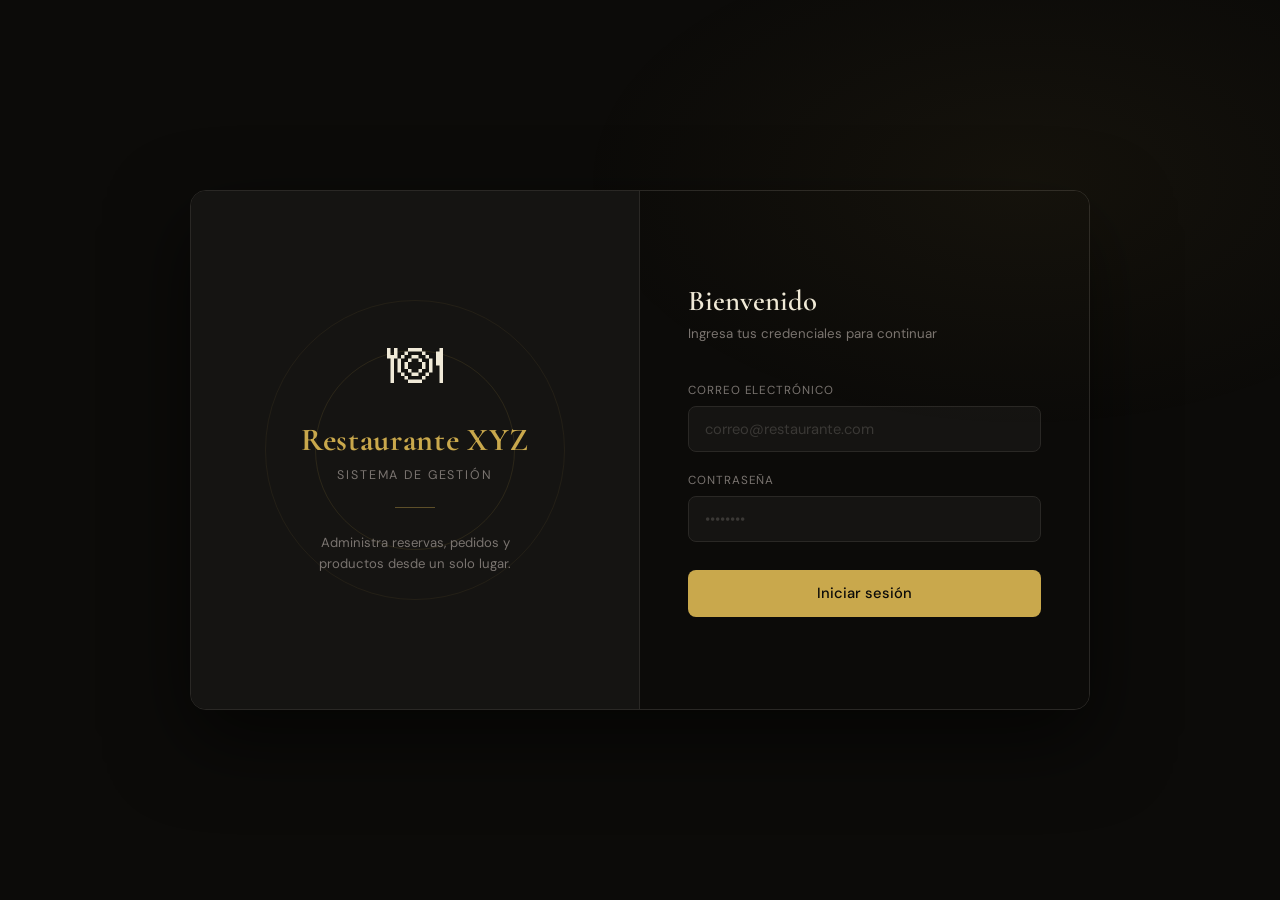
<file: index.html>
<!DOCTYPE html>
<html lang="es">
<head>
  <meta charset="UTF-8" />
  <meta name="viewport" content="width=device-width, initial-scale=1.0" />
  <title>Restaurante XYZ — Iniciar Sesión</title>
  <link href="https://fonts.googleapis.com/css2?family=Cormorant+Garamond:wght@400;600;700&family=DM+Sans:wght@300;400;500&display=swap" rel="stylesheet" />
  <link rel="stylesheet" href="css/style.css" />
</head>
<body>

  <div class="wrapper">

    <div class="brand-side">
      <div class="brand-icon">🍽</div>
      <div class="brand-name">Restaurante XYZ</div>
      <div class="brand-tagline">Sistema de gestión</div>
      <div class="brand-divider"></div>
      <p class="brand-desc">Administra reservas, pedidos y productos desde un solo lugar.</p>
    </div>

    <div class="form-side">
      <h2 class="form-title">Bienvenido</h2>
      <p class="form-subtitle">Ingresa tus credenciales para continuar</p>

      <div class="error-msg" id="error-msg">Usuario o contraseña incorrectos.</div>

      <div class="form-group">
        <label class="form-label" for="email">Correo electrónico</label>
        <input type="email" id="email" class="form-input" placeholder="correo@restaurante.com" autocomplete="email" />
      </div>

      <div class="form-group">
        <label class="form-label" for="password">Contraseña</label>
        <input type="password" id="password" class="form-input" placeholder="••••••••" autocomplete="current-password" />
      </div>

      <button class="btn-login" onclick="iniciarSesion()">Iniciar sesión</button>
      <p class="loading" id="loading">Verificando...</p>
    </div>

  </div>

  <script src="js/app.js"></script>
  <script>
    const API_AUTH = 'http://localhost:8001';

    async function iniciarSesion() {
      const email    = document.getElementById('email').value.trim();
      const password = document.getElementById('password').value;
      const errorEl  = document.getElementById('error-msg');
      const loadEl   = document.getElementById('loading');

      errorEl.style.display = 'none';

      if (!email || !password) {
        errorEl.textContent = 'Por favor completa todos los campos.';
        errorEl.style.display = 'block';
        return;
      }

      loadEl.style.display = 'block';

      try {
        const res = await fetch(`${API_AUTH}/login`, {
          method: 'POST',
          headers: { 'Content-Type': 'application/json' },
          body: JSON.stringify({ email, password })
        });

        const data = await res.json();

        if (res.ok && data.token) {
          localStorage.setItem('token', data.token);
          localStorage.setItem('usuario', JSON.stringify(data.usuario));
          window.location.href = 'dashboard.html';
        } else {
          errorEl.textContent = data.mensaje || 'Credenciales incorrectas.';
          errorEl.style.display = 'block';
        }
      } catch (err) {
        errorEl.textContent = 'No se pudo conectar con el servidor.';
        errorEl.style.display = 'block';
      } finally {
        loadEl.style.display = 'none';
      }
    }

    document.addEventListener('keydown', e => {
      if (e.key === 'Enter') iniciarSesion();
    });

    if (localStorage.getItem('token')) {
      window.location.href = 'dashboard.html';
    }
  </script>

</body>
</html>
</file>
<file: css/style.css>
/* =========================================
   RESTAURANTE XYZ — ESTILOS GLOBALES
   karen: [Estilos globales del proyecto]
   ========================================= */

:root {
  --bg: #0c0b09;
  --panel: #151412;
  --border: #2a2825;
  --gold: #c9a84c;
  --gold-light: #e8c97a;
  --gold-dim: rgba(201,168,76,0.10);
  --text: #f0ead8;
  --muted: #7a7470;
  --dim: #3a3835;
  --green: #27ae60;
  --red: #c0392b;
  --blue: #2980b9;
  --orange: #e67e22;
  --font-display: 'Cormorant Garamond', Georgia, serif;
  --font-body: 'DM Sans', sans-serif;
  --radius: 10px;
  --shadow: 0 4px 24px rgba(0,0,0,0.4);
}

*, *::before, *::after { box-sizing: border-box; margin: 0; padding: 0; }

body {
  background: var(--bg);
  color: var(--text);
  font-family: var(--font-body);
  font-size: 15px;
  min-height: 100vh;
  display: flex;
  flex-direction: column;
}

body::before {
  content: '';
  position: fixed;
  inset: 0;
  background: radial-gradient(ellipse 50% 40% at 80% 20%, rgba(201,168,76,0.05) 0%, transparent 70%);
  pointer-events: none;
}

/* ── LOGIN ───────────────────────────── */
.wrapper {
  display: grid;
  grid-template-columns: 1fr 1fr;
  width: 900px;
  min-height: 520px;
  border: 1px solid var(--border);
  border-radius: 16px;
  overflow: hidden;
  box-shadow: 0 30px 80px rgba(0,0,0,0.6);
  animation: fadeIn 0.5s ease;
  margin: auto;
}

.brand-side {
  background: var(--panel);
  border-right: 1px solid var(--border);
  display: flex;
  flex-direction: column;
  align-items: center;
  justify-content: center;
  padding: 3rem;
  position: relative;
  overflow: hidden;
}

.brand-side::before {
  content: '';
  position: absolute;
  width: 300px; height: 300px;
  border-radius: 50%;
  border: 1px solid rgba(201,168,76,0.08);
  top: 50%; left: 50%;
  transform: translate(-50%, -50%);
}

.brand-side::after {
  content: '';
  position: absolute;
  width: 200px; height: 200px;
  border-radius: 50%;
  border: 1px solid rgba(201,168,76,0.12);
  top: 50%; left: 50%;
  transform: translate(-50%, -50%);
}

.brand-icon { font-size: 3.5rem; margin-bottom: 1.25rem; position: relative; z-index: 1; }

.brand-name {
  font-family: var(--font-display);
  font-size: 2rem;
  font-weight: 700;
  color: var(--gold);
  letter-spacing: 0.02em;
  text-align: center;
  position: relative;
  z-index: 1;
}

.brand-tagline {
  font-size: 0.78rem;
  color: var(--muted);
  margin-top: 0.5rem;
  letter-spacing: 0.15em;
  text-transform: uppercase;
  text-align: center;
  position: relative;
  z-index: 1;
}

.brand-divider {
  width: 40px; height: 1px;
  background: var(--gold);
  opacity: 0.4;
  margin: 1.5rem auto;
  position: relative;
  z-index: 1;
}

.brand-desc {
  font-size: 0.82rem;
  color: var(--muted);
  text-align: center;
  line-height: 1.6;
  max-width: 200px;
  position: relative;
  z-index: 1;
}

.form-side {
  background: var(--bg);
  display: flex;
  flex-direction: column;
  justify-content: center;
  padding: 3rem;
}

.form-title {
  font-family: var(--font-display);
  font-size: 1.8rem;
  font-weight: 600;
  color: var(--text);
  margin-bottom: 0.4rem;
}

.form-subtitle { font-size: 0.83rem; color: var(--muted); margin-bottom: 2.5rem; }

.form-group { margin-bottom: 1.25rem; }

.form-label {
  display: block;
  font-size: 0.73rem;
  text-transform: uppercase;
  letter-spacing: 0.08em;
  color: var(--muted);
  margin-bottom: 0.5rem;
}

.form-input {
  width: 100%;
  background: var(--panel);
  border: 1px solid var(--border);
  color: var(--text);
  padding: 0.75rem 1rem;
  border-radius: 8px;
  font-family: var(--font-body);
  font-size: 0.92rem;
  transition: border-color 0.2s, box-shadow 0.2s;
  outline: none;
}

.form-input:focus { border-color: var(--gold); box-shadow: 0 0 0 3px rgba(201,168,76,0.08); }
.form-input::placeholder { color: var(--dim); }

.btn-login {
  width: 100%;
  background: var(--gold);
  color: #0c0b09;
  border: none;
  padding: 0.85rem;
  border-radius: 8px;
  font-family: var(--font-body);
  font-size: 0.92rem;
  font-weight: 500;
  cursor: pointer;
  margin-top: 0.5rem;
  transition: background 0.2s, transform 0.15s;
}

.btn-login:hover { background: var(--gold-light); }
.btn-login:active { transform: scale(0.98); }

.error-msg {
  background: rgba(192,57,43,0.1);
  border: 1px solid rgba(192,57,43,0.3);
  color: #e74c3c;
  padding: 0.65rem 1rem;
  border-radius: 7px;
  font-size: 0.83rem;
  margin-bottom: 1rem;
  display: none;
}

.loading { display: none; text-align: center; color: var(--muted); font-size: 0.85rem; margin-top: 0.75rem; }

/* ── HEADER ──────────────────────────── */
.header {
  background: var(--panel);
  border-bottom: 1px solid var(--border);
  position: sticky;
  top: 0;
  z-index: 100;
}

.header-inner {
  max-width: 1400px;
  margin: 0 auto;
  padding: 0 2rem;
  height: 62px;
  display: flex;
  align-items: center;
  justify-content: space-between;
  gap: 2rem;
}

.logo {
  font-family: var(--font-display);
  font-size: 1.25rem;
  color: var(--gold);
  text-decoration: none;
  flex-shrink: 0;
}

.nav { display: flex; gap: 0.25rem; flex: 1; }

.nav-link {
  color: var(--muted);
  text-decoration: none;
  padding: 0.35rem 0.9rem;
  border-radius: 6px;
  font-size: 0.88rem;
  transition: all 0.2s;
}

.nav-link:hover { color: var(--text); background: rgba(255,255,255,0.04); }
.nav-link.active { color: var(--gold); background: var(--gold-dim); }

.user-bar { display: flex; align-items: center; gap: 1rem; font-size: 0.85rem; color: var(--muted); }

.user-rol {
  background: var(--gold-dim);
  border: 1px solid rgba(201,168,76,0.2);
  color: var(--gold);
  padding: 0.2rem 0.7rem;
  border-radius: 20px;
  font-size: 0.75rem;
}

/* ── BOTONES ─────────────────────────── */
.btn-primary {
  background: var(--gold);
  color: #0c0b09;
  border: none;
  padding: 0.6rem 1.3rem;
  border-radius: 8px;
  font-family: var(--font-body);
  font-size: 0.88rem;
  font-weight: 500;
  cursor: pointer;
  transition: background 0.2s;
}
.btn-primary:hover { background: var(--gold-light); }

.btn-secondary {
  background: none;
  color: var(--muted);
  border: 1px solid var(--border);
  padding: 0.6rem 1.3rem;
  border-radius: 8px;
  font-family: var(--font-body);
  font-size: 0.88rem;
  cursor: pointer;
  transition: all 0.2s;
}
.btn-secondary:hover { border-color: var(--muted); color: var(--text); }

.btn-logout {
  background: none;
  border: 1px solid var(--border);
  color: var(--muted);
  padding: 0.3rem 0.8rem;
  border-radius: 6px;
  cursor: pointer;
  font-size: 0.82rem;
  font-family: var(--font-body);
  transition: all 0.2s;
}
.btn-logout:hover { border-color: var(--red); color: var(--red); }

/* ── MAIN ────────────────────────────── */
.main {
  flex: 1;
  max-width: 1200px;
  width: 100%;
  margin: 0 auto;
  padding: 2.5rem 2rem;
}

.main-pedidos {
  flex: 1;
  display: grid;
  grid-template-columns: 360px 1fr;
  max-width: 1400px;
  width: 100%;
  margin: 0 auto;
  padding: 1.5rem;
  gap: 1.5rem;
}

/* ── DASHBOARD ───────────────────────── */
.welcome { margin-bottom: 2.5rem; animation: fadeIn 0.4s ease; }

.welcome-title { font-family: var(--font-display); font-size: 2.2rem; font-weight: 600; }
.welcome-title span { color: var(--gold); }
.welcome-sub { font-size: 0.88rem; color: var(--muted); margin-top: 0.4rem; }

.stats { display: grid; grid-template-columns: repeat(4, 1fr); gap: 1rem; margin-bottom: 2rem; }

.stat-card {
  background: var(--panel);
  border: 1px solid var(--border);
  border-radius: 10px;
  padding: 1.25rem 1.5rem;
  animation: fadeIn 0.4s ease;
}

.stat-label { font-size: 0.75rem; text-transform: uppercase; letter-spacing: 0.08em; color: var(--muted); margin-bottom: 0.5rem; }
.stat-value { font-family: var(--font-display); font-size: 2rem; font-weight: 600; }
.stat-value.gold   { color: var(--gold); }
.stat-value.green  { color: var(--green); }
.stat-value.blue   { color: var(--blue); }
.stat-value.orange { color: var(--orange); }

.section-title { font-size: 0.75rem; text-transform: uppercase; letter-spacing: 0.1em; color: var(--muted); margin-bottom: 1rem; }

.modulos { display: grid; grid-template-columns: repeat(2, 1fr); gap: 1rem; margin-bottom: 2rem; }

.modulo-card {
  background: var(--panel);
  border: 1px solid var(--border);
  border-radius: 12px;
  padding: 1.75rem;
  cursor: pointer;
  text-decoration: none;
  color: inherit;
  display: flex;
  align-items: center;
  gap: 1.5rem;
  transition: all 0.2s;
  animation: fadeIn 0.5s ease;
}
.modulo-card:hover { border-color: var(--gold); background: #1a1916; transform: translateY(-2px); box-shadow: 0 8px 30px rgba(0,0,0,0.3); }

.modulo-icon {
  font-size: 2.2rem;
  width: 60px; height: 60px;
  background: var(--gold-dim);
  border: 1px solid rgba(201,168,76,0.15);
  border-radius: 12px;
  display: flex;
  align-items: center;
  justify-content: center;
  flex-shrink: 0;
}

.modulo-info { flex: 1; }
.modulo-nombre { font-family: var(--font-display); font-size: 1.2rem; font-weight: 600; margin-bottom: 0.3rem; }
.modulo-desc { font-size: 0.82rem; color: var(--muted); line-height: 1.5; }
.modulo-arrow { color: var(--dim); font-size: 1.2rem; transition: color 0.2s, transform 0.2s; }
.modulo-card:hover .modulo-arrow { color: var(--gold); transform: translateX(4px); }

.actividad { background: var(--panel); border: 1px solid var(--border); border-radius: 12px; overflow: hidden; }
.actividad-header { padding: 1.25rem 1.5rem; border-bottom: 1px solid var(--border); display: flex; justify-content: space-between; align-items: center; }
.actividad-title { font-family: var(--font-display); font-size: 1.1rem; font-weight: 600; color: var(--gold); }
.actividad-lista { padding: 0.5rem 0; }
.actividad-item { display: flex; align-items: center; gap: 1rem; padding: 0.85rem 1.5rem; border-bottom: 1px solid rgba(42,40,37,0.5); font-size: 0.85rem; transition: background 0.15s; }
.actividad-item:last-child { border-bottom: none; }
.actividad-item:hover { background: rgba(255,255,255,0.02); }
.actividad-dot { width: 8px; height: 8px; border-radius: 50%; flex-shrink: 0; }
.dot-green  { background: var(--green); }
.dot-blue   { background: var(--blue); }
.dot-orange { background: var(--orange); }
.dot-gold   { background: var(--gold); }
.actividad-texto { flex: 1; }
.actividad-hora { color: var(--muted); font-size: 0.78rem; }

/* ── PAGE HEADER ─────────────────────── */
.page-header { display: flex; align-items: center; justify-content: space-between; margin-bottom: 2rem; }
.page-title { font-family: var(--font-display); font-size: 2rem; font-weight: 600; }

/* ── FILTROS ─────────────────────────── */
.filtros { display: flex; gap: 0.5rem; margin-bottom: 1.5rem; flex-wrap: wrap; }

.filtro {
  background: none;
  border: 1px solid var(--border);
  color: var(--muted);
  padding: 0.35rem 1rem;
  border-radius: 20px;
  font-size: 0.82rem;
  font-family: var(--font-body);
  cursor: pointer;
  transition: all 0.2s;
}
.filtro:hover { border-color: var(--gold); color: var(--text); }
.filtro.active { background: var(--gold-dim); border-color: var(--gold); color: var(--gold); }

/* ── ESTADO BADGE ────────────────────── */
.estado-badge { font-size: 0.72rem; padding: 0.22rem 0.7rem; border-radius: 20px; font-weight: 500; white-space: nowrap; }
.estado-pendiente      { background: rgba(230,126,34,0.12); color: var(--orange); border: 1px solid rgba(230,126,34,0.25); }
.estado-en_preparacion { background: rgba(41,128,185,0.12);  color: var(--blue);   border: 1px solid rgba(41,128,185,0.25); }
.estado-entregado      { background: rgba(39,174,96,0.12);   color: var(--green);  border: 1px solid rgba(39,174,96,0.25); }
.estado-pagado         { background: rgba(201,168,76,0.12);  color: var(--gold);   border: 1px solid rgba(201,168,76,0.25); }
.estado-cancelado      { background: rgba(192,57,43,0.12);   color: var(--red);    border: 1px solid rgba(192,57,43,0.25); }
.estado-disponible     { background: rgba(39,174,96,0.12);   color: var(--green);  border: 1px solid rgba(39,174,96,0.25); }
.estado-ocupada        { background: rgba(192,57,43,0.12);   color: var(--red);    border: 1px solid rgba(192,57,43,0.25); }
.estado-reservada      { background: rgba(201,168,76,0.12);  color: var(--gold);   border: 1px solid rgba(201,168,76,0.25); }
.estado-confirmada     { background: rgba(39,174,96,0.12);   color: var(--green);  border: 1px solid rgba(39,174,96,0.25); }
.estado-cancelada      { background: rgba(192,57,43,0.12);   color: var(--red);    border: 1px solid rgba(192,57,43,0.25); }

/* ── TABLA ───────────────────────────── */
.tabla-wrapper { background: var(--panel); border: 1px solid var(--border); border-radius: 12px; overflow: hidden; }

table { width: 100%; border-collapse: collapse; font-size: 0.88rem; }

thead th {
  text-align: left;
  padding: 1rem 1.25rem;
  color: var(--muted);
  font-weight: 400;
  font-size: 0.75rem;
  text-transform: uppercase;
  letter-spacing: 0.07em;
  border-bottom: 1px solid var(--border);
  background: rgba(255,255,255,0.02);
}

tbody td { padding: 1rem 1.25rem; border-bottom: 1px solid rgba(42,40,37,0.6); vertical-align: middle; }
tbody tr:last-child td { border-bottom: none; }
tbody tr:hover { background: rgba(255,255,255,0.02); }

.acciones { display: flex; gap: 0.4rem; }

.btn-tabla {
  background: none;
  border: 1px solid var(--border);
  color: var(--muted);
  padding: 0.3rem 0.7rem;
  border-radius: 5px;
  font-size: 0.78rem;
  font-family: var(--font-body);
  cursor: pointer;
  transition: all 0.2s;
}
.btn-tabla:hover { border-color: var(--gold); color: var(--gold); }
.btn-tabla.danger:hover { border-color: var(--red); color: var(--red); }

/* ── MESAS GRID ──────────────────────── */
.mesas-grid { display: grid; grid-template-columns: repeat(auto-fill, minmax(220px, 1fr)); gap: 1rem; }

.mesa-card { background: var(--panel); border: 1px solid var(--border); border-radius: 12px; padding: 1.5rem; display: flex; flex-direction: column; gap: 1rem; transition: all 0.2s; animation: fadeIn 0.4s ease; }
.mesa-card:hover { border-color: var(--gold); transform: translateY(-2px); }

.mesa-card-top { display: flex; justify-content: space-between; align-items: flex-start; }

.mesa-numero { font-family: var(--font-display); font-size: 1.8rem; font-weight: 700; line-height: 1; }
.mesa-numero span { font-size: 0.75rem; color: var(--muted); font-family: var(--font-body); font-weight: 400; display: block; margin-top: 2px; }
.mesa-icon { font-size: 2rem; text-align: center; }
.mesa-info { display: flex; justify-content: space-between; font-size: 0.82rem; color: var(--muted); }
.mesa-acciones { display: flex; gap: 0.5rem; }

.btn-accion { flex: 1; background: none; border: 1px solid var(--border); color: var(--muted); padding: 0.45rem; border-radius: 6px; font-family: var(--font-body); font-size: 0.78rem; cursor: pointer; transition: all 0.2s; text-align: center; }
.btn-accion:hover { border-color: var(--gold); color: var(--gold); }
.btn-accion.danger:hover { border-color: var(--red); color: var(--red); }

/* ── PRODUCTOS GRID ──────────────────── */
.productos-grid { display: grid; grid-template-columns: repeat(auto-fill, minmax(260px, 1fr)); gap: 1rem; }

.producto-card { background: var(--panel); border: 1px solid var(--border); border-radius: 12px; overflow: hidden; transition: all 0.2s; animation: fadeIn 0.4s ease; }
.producto-card:hover { border-color: var(--gold); transform: translateY(-2px); }

.producto-card-top { background: var(--gold-dim); border-bottom: 1px solid var(--border); padding: 1.5rem; display: flex; align-items: center; justify-content: space-between; }
.producto-emoji { font-size: 2.5rem; }
.producto-precio { font-family: var(--font-display); font-size: 1.4rem; font-weight: 700; color: var(--gold); }
.producto-body { padding: 1.25rem; }
.producto-nombre { font-family: var(--font-display); font-size: 1.1rem; font-weight: 600; margin-bottom: 0.3rem; }
.producto-categoria { font-size: 0.75rem; color: var(--muted); text-transform: uppercase; letter-spacing: 0.07em; margin-bottom: 0.5rem; }
.producto-desc { font-size: 0.82rem; color: var(--muted); line-height: 1.5; margin-bottom: 1rem; }

.disponible-badge { font-size: 0.72rem; padding: 0.2rem 0.65rem; border-radius: 20px; margin-bottom: 1rem; display: inline-block; }
.disponible-si { background: rgba(39,174,96,0.12);  color: var(--green); border: 1px solid rgba(39,174,96,0.25); }
.disponible-no { background: rgba(192,57,43,0.12);  color: var(--red);   border: 1px solid rgba(192,57,43,0.25); }

.producto-acciones { display: flex; gap: 0.5rem; }

/* ── PEDIDOS PANEL ───────────────────── */
.panel { background: var(--panel); border: 1px solid var(--border); border-radius: 12px; display: flex; flex-direction: column; overflow: hidden; }
.panel-header { display: flex; align-items: center; justify-content: space-between; padding: 1.25rem 1.5rem; border-bottom: 1px solid var(--border); }
.panel-title { font-family: var(--font-display); font-size: 1.3rem; color: var(--gold); }

.lista-pedidos { flex: 1; overflow-y: auto; padding: 0.75rem; }

.pedido-card { background: rgba(255,255,255,0.02); border: 1px solid var(--border); border-radius: 8px; padding: 1rem 1.1rem; margin-bottom: 0.5rem; cursor: pointer; transition: all 0.18s; display: flex; align-items: center; justify-content: space-between; gap: 0.75rem; }
.pedido-card:hover { border-color: var(--gold); background: var(--gold-dim); }
.pedido-card.selected { border-color: var(--gold); background: var(--gold-dim); }

.pedido-num { font-family: var(--font-display); font-size: 1rem; font-weight: 500; }
.pedido-meta { font-size: 0.78rem; color: var(--muted); margin-top: 2px; }
.pedido-total { font-size: 0.92rem; font-weight: 500; color: var(--gold); white-space: nowrap; }

.detalle-vacio { flex: 1; display: flex; flex-direction: column; align-items: center; justify-content: center; color: var(--dim); gap: 0.75rem; font-size: 0.9rem; }
.detalle-vacio-icon { font-size: 3rem; opacity: 0.3; }

.detalle-content { padding: 1.75rem; flex: 1; overflow-y: auto; display: flex; flex-direction: column; gap: 1.5rem; }
.detalle-header { display: flex; justify-content: space-between; align-items: flex-start; }
.detalle-titulo { font-family: var(--font-display); font-size: 1.6rem; font-weight: 600; }
.detalle-meta { font-size: 0.82rem; color: var(--muted); margin-top: 3px; }
.detalle-mesa { background: rgba(255,255,255,0.02); border: 1px solid var(--border); border-radius: 8px; padding: 0.75rem 1rem; font-size: 0.88rem; color: var(--muted); }

.tabla-items { width: 100%; border-collapse: collapse; font-size: 0.88rem; }
.tabla-items th { text-align: left; color: var(--dim); font-weight: 400; padding: 0.4rem 0.5rem; border-bottom: 1px solid var(--border); font-size: 0.75rem; text-transform: uppercase; letter-spacing: 0.05em; }
.tabla-items td { padding: 0.65rem 0.5rem; border-bottom: 1px solid rgba(42,40,37,0.5); vertical-align: middle; }
.tabla-items tbody tr:last-child td { border-bottom: none; }

.btn-eliminar { background: none; border: none; color: var(--dim); cursor: pointer; font-size: 1rem; padding: 0.2rem 0.4rem; border-radius: 4px; transition: color 0.2s; }
.btn-eliminar:hover { color: var(--red); }

.totales { background: rgba(255,255,255,0.02); border: 1px solid var(--border); border-radius: 8px; padding: 1rem 1.25rem; display: flex; flex-direction: column; gap: 0.5rem; }
.total-row { display: flex; justify-content: space-between; font-size: 0.88rem; color: var(--muted); }
.total-final { font-size: 1.1rem; font-weight: 500; color: var(--gold); padding-top: 0.5rem; border-top: 1px solid var(--border); margin-top: 0.25rem; }

.estado-buttons { display: flex; gap: 0.5rem; flex-wrap: wrap; }

.btn-estado { background: none; border: 1px solid var(--border); color: var(--muted); padding: 0.35rem 0.85rem; border-radius: 6px; font-family: var(--font-body); font-size: 0.78rem; cursor: pointer; transition: all 0.2s; }
.btn-estado:hover { border-color: var(--gold); color: var(--gold); }
.btn-estado.activo { background: var(--gold-dim); border-color: var(--gold); color: var(--gold); }

.agregar-form { display: flex; gap: 0.5rem; align-items: center; }
.input-cant { width: 80px; flex-shrink: 0; }

/* ── INPUTS ──────────────────────────── */
.input {
  background: rgba(255,255,255,0.04);
  border: 1px solid var(--border);
  color: var(--text);
  padding: 0.65rem 0.9rem;
  border-radius: 7px;
  font-family: var(--font-body);
  font-size: 0.9rem;
  outline: none;
  transition: border-color 0.2s;
  width: 100%;
}
.input:focus { border-color: var(--gold); }
select.input option { background: var(--panel); }

.label { font-size: 0.73rem; text-transform: uppercase; letter-spacing: 0.08em; color: var(--muted); display: block; margin-bottom: 0.4rem; }

/* ── MODAL ───────────────────────────── */
.modal-overlay { position: fixed; inset: 0; background: rgba(0,0,0,0.7); backdrop-filter: blur(4px); z-index: 200; display: flex; align-items: center; justify-content: center; }

.modal { background: var(--panel); border: 1px solid var(--border); border-radius: 12px; width: 460px; box-shadow: 0 20px 60px rgba(0,0,0,0.5); animation: slideUp 0.22s ease; }

.modal-header { display: flex; justify-content: space-between; align-items: center; padding: 1.25rem 1.5rem; border-bottom: 1px solid var(--border); }
.modal-header h3 { font-family: var(--font-display); font-size: 1.2rem; color: var(--gold); }
.modal-close { background: none; border: none; color: var(--muted); font-size: 1.1rem; cursor: pointer; transition: color 0.2s; }
.modal-close:hover { color: var(--text); }

.modal-body { padding: 1.5rem; display: flex; flex-direction: column; gap: 1rem; }
.modal-grid { display: grid; grid-template-columns: 1fr 1fr; gap: 1rem; }
.modal-footer { display: flex; justify-content: flex-end; gap: 0.75rem; padding: 1rem 1.5rem; border-top: 1px solid var(--border); }

.full { grid-column: 1 / -1; }

/* ── TOAST ───────────────────────────── */
.toast { position: fixed; bottom: 2rem; left: 50%; transform: translateX(-50%); background: var(--panel); border: 1px solid var(--border); color: var(--text); padding: 0.75rem 1.5rem; border-radius: 8px; font-size: 0.88rem; z-index: 300; box-shadow: var(--shadow); }
.toast.ok    { border-color: var(--green); color: var(--green); }
.toast.error { border-color: var(--red);   color: var(--red); }

/* ── UTILIDADES ──────────────────────── */
.hidden { display: none !important; }
.cargando { text-align: center; color: var(--muted); padding: 3rem; font-size: 0.9rem; grid-column: 1 / -1; }

@keyframes fadeIn {
  from { opacity: 0; transform: translateY(12px); }
  to   { opacity: 1; transform: translateY(0); }
}

@keyframes slideUp {
  from { opacity: 0; transform: translateY(20px); }
  to   { opacity: 1; transform: translateY(0); }
}

/* ── SCROLLBAR ───────────────────────── */
::-webkit-scrollbar { width: 5px; }
::-webkit-scrollbar-track { background: transparent; }
::-webkit-scrollbar-thumb { background: var(--border); border-radius: 3px; }
::-webkit-scrollbar-thumb:hover { background: var(--dim); }
</file>
